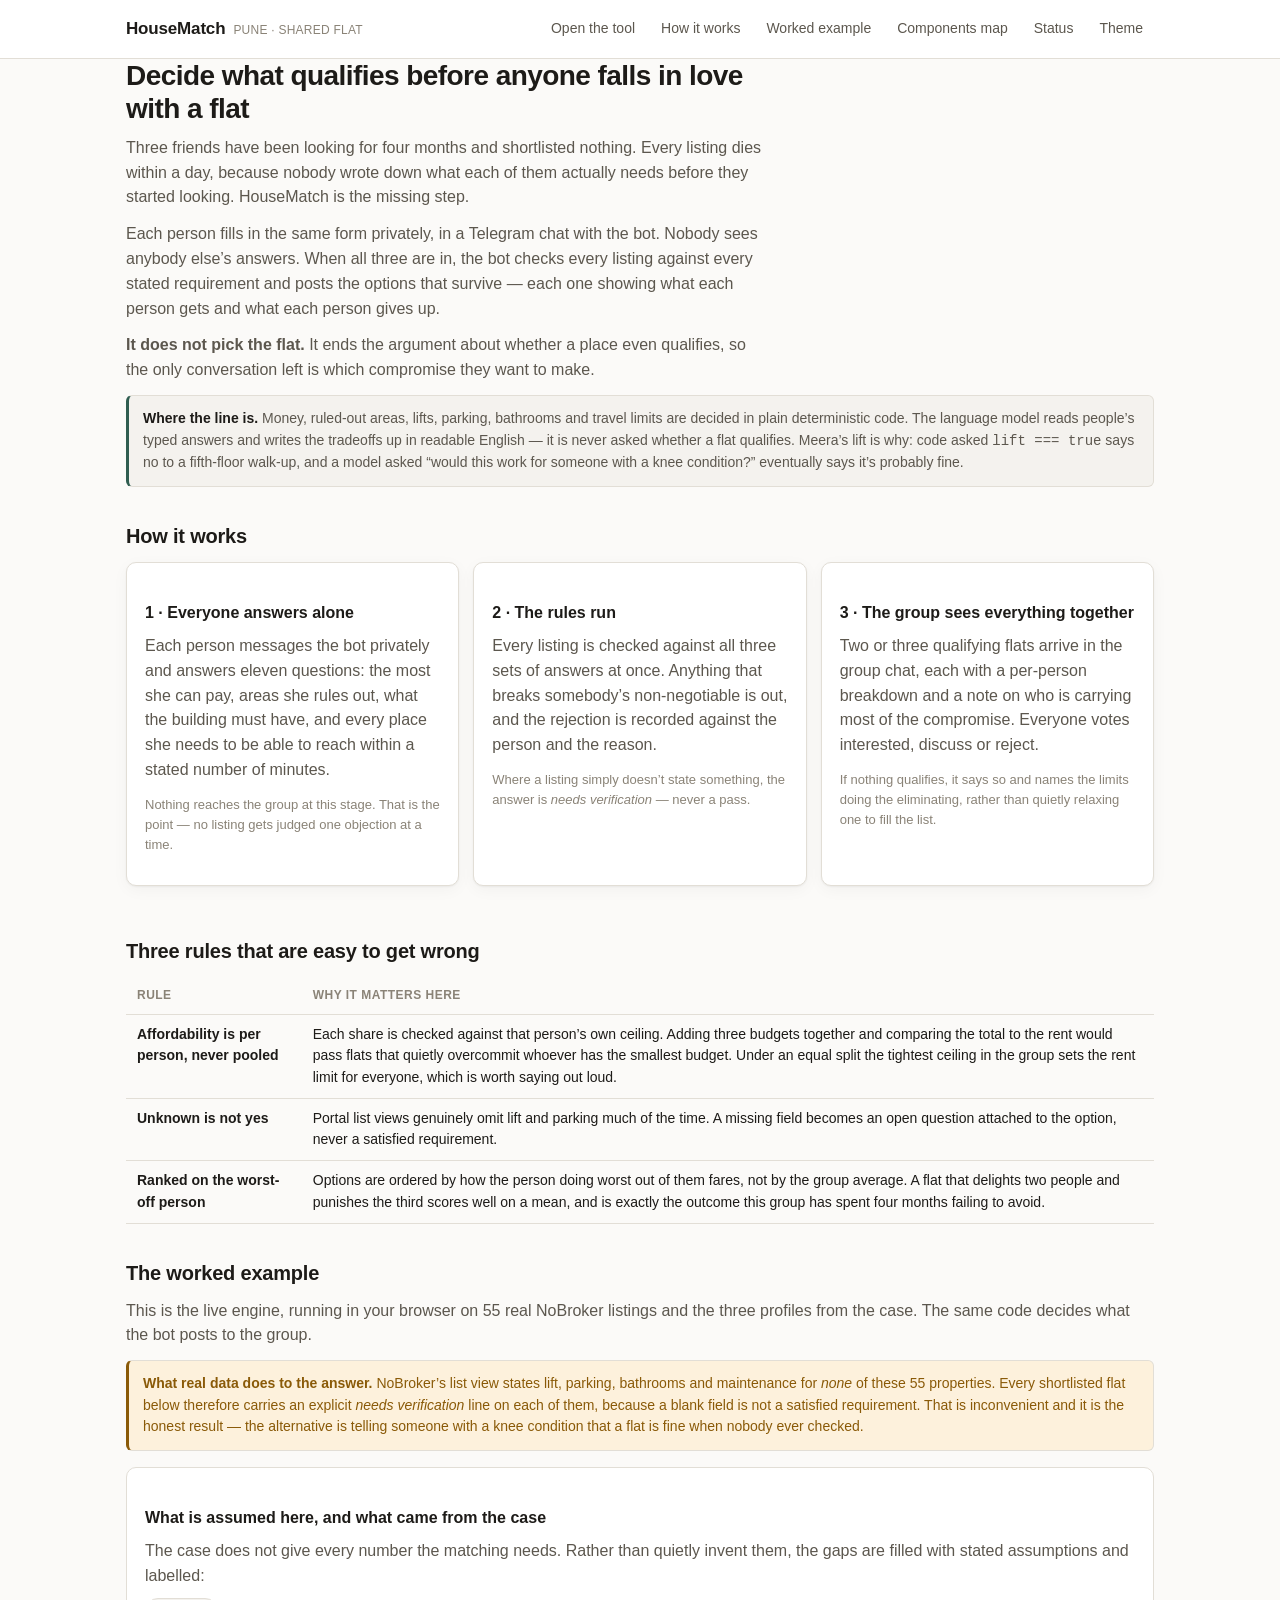
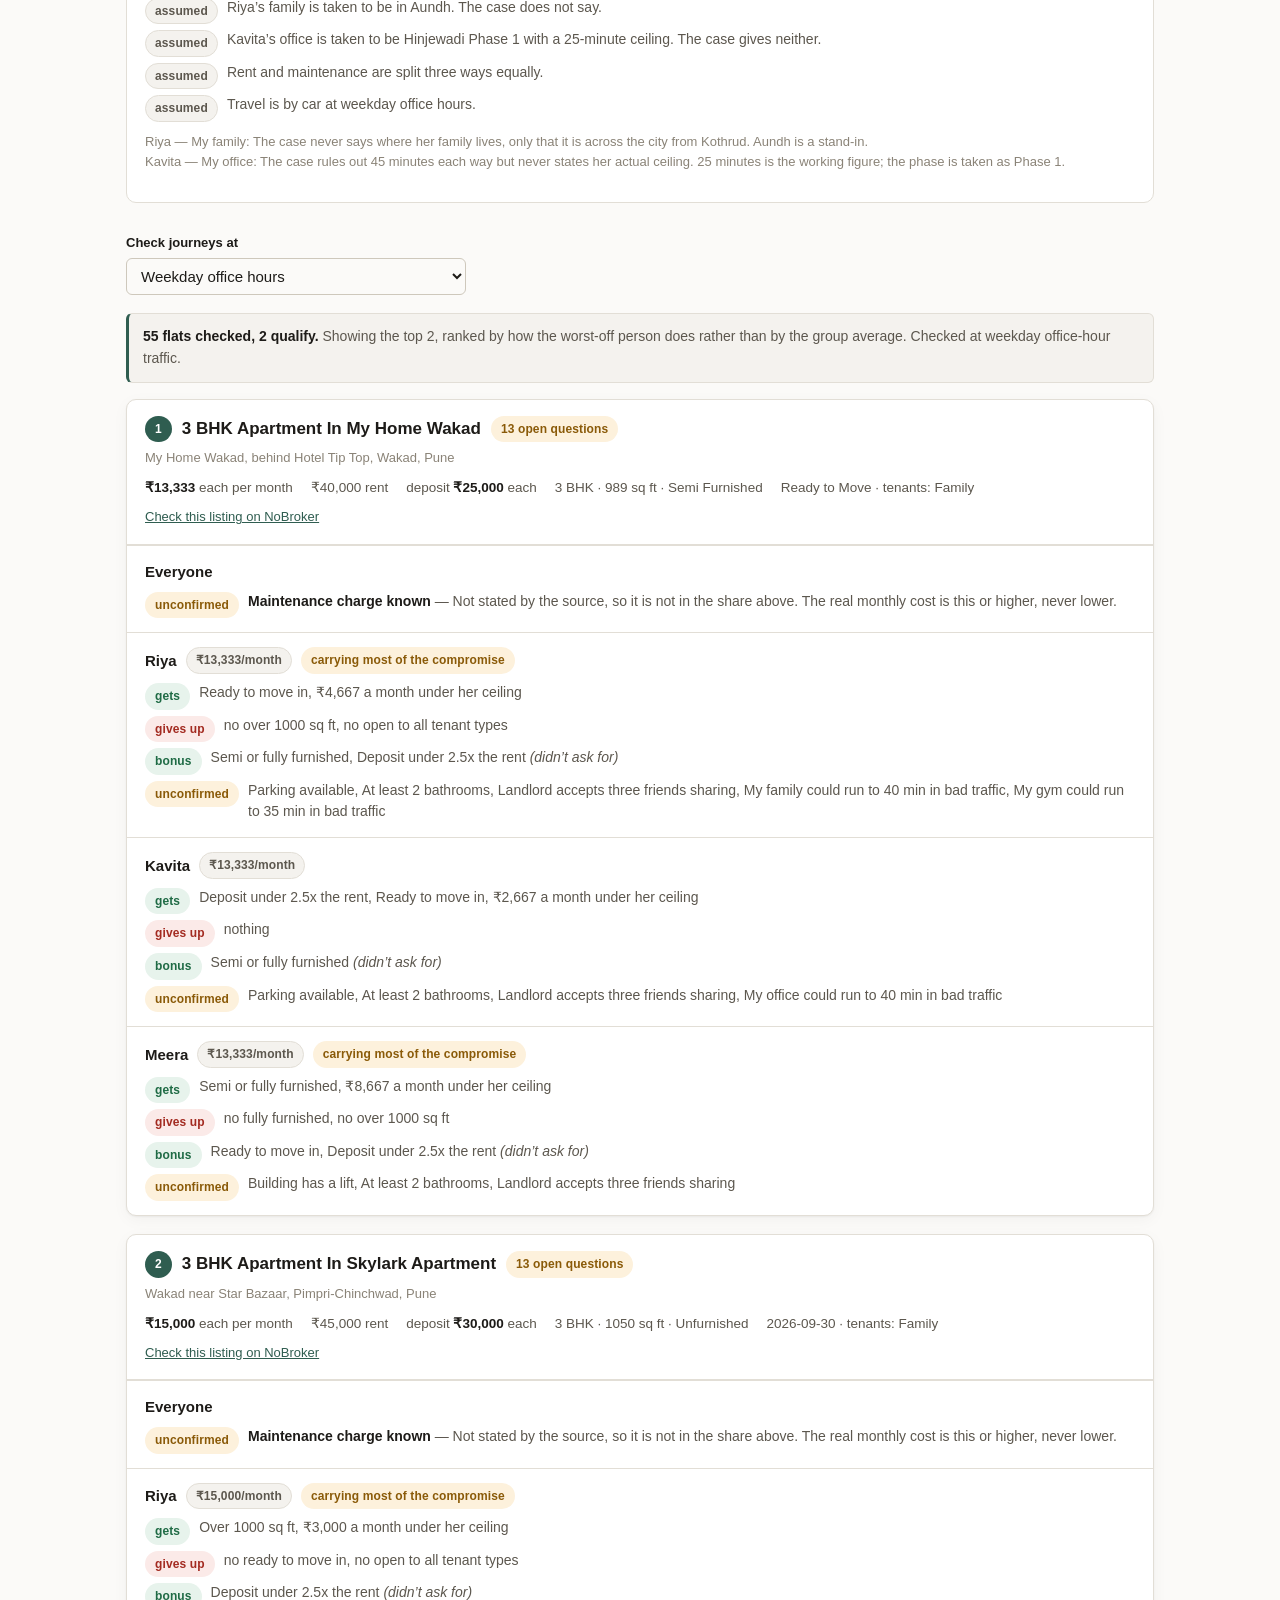
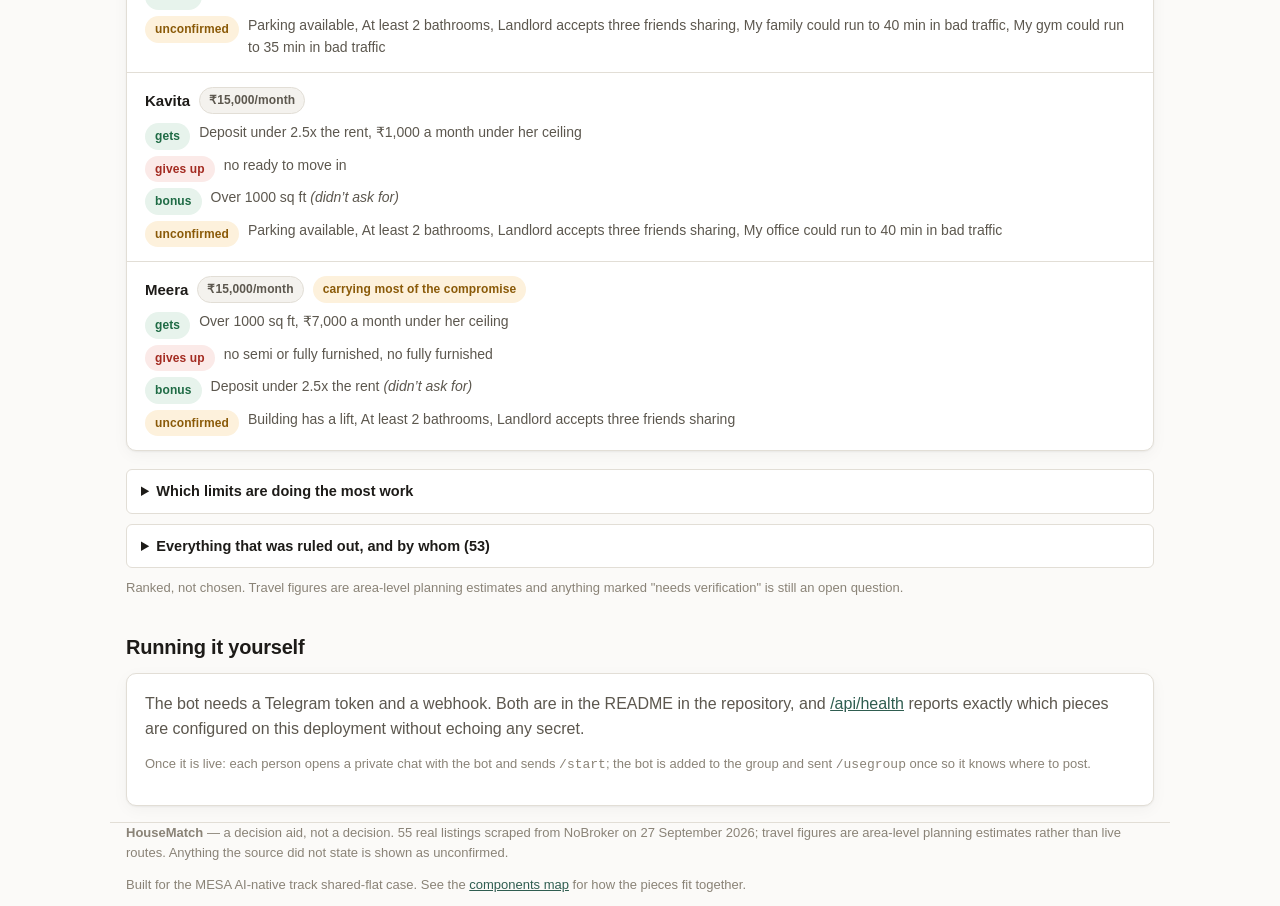
<file: public/index.html>
<!DOCTYPE html>
<html lang="en">
<head>
<meta charset="utf-8">
<meta name="viewport" content="width=device-width, initial-scale=1">
<title>HouseMatch</title>
<meta name="description" content="Three people state their constraints separately in Telegram, then see which flats qualify and exactly who is compromising on what.">
<link rel="icon" href="data:image/svg+xml,<svg xmlns='http://www.w3.org/2000/svg' viewBox='0 0 100 100'><text y='.9em' font-size='90'>&#127968;</text></svg>">
<link rel="stylesheet" href="assets/styles.css">
</head>
<body>

<header class="topbar">
  <div class="topbar-in">
    <div class="brand">HouseMatch <small>PUNE &middot; SHARED FLAT</small></div>
    <nav>
      <a href="/app">Open the tool</a>
      <a href="#how">How it works</a>
      <a href="#example">Worked example</a>
      <a href="/components-map">Components map</a>
      <a href="/api/health">Status</a>
      <button id="theme-toggle" title="Switch light and dark">Theme</button>
    </nav>
  </div>
</header>

<main class="wrap">

  <div class="lede">
    <h1>Decide what qualifies before anyone falls in love with a flat</h1>
    <p>Three friends have been looking for four months and shortlisted nothing. Every listing
    dies within a day, because nobody wrote down what each of them actually needs before they
    started looking. HouseMatch is the missing step.</p>
    <p>Each person fills in the same form privately, in a Telegram chat with the bot. Nobody sees
    anybody else&rsquo;s answers. When all three are in, the bot checks every listing against
    every stated requirement and posts the options that survive &mdash; each one showing what
    each person gets and what each person gives up.</p>
    <p><strong>It does not pick the flat.</strong> It ends the argument about whether a place even
    qualifies, so the only conversation left is which compromise they want to make.</p>
  </div>

  <div class="notice">
    <strong>Where the line is.</strong> Money, ruled-out areas, lifts, parking, bathrooms and
    travel limits are decided in plain deterministic code. The language model reads people&rsquo;s
    typed answers and writes the tradeoffs up in readable English &mdash; it is never asked whether
    a flat qualifies. Meera&rsquo;s lift is why: code asked <code>lift === true</code> says no to a
    fifth-floor walk-up, and a model asked &ldquo;would this work for someone with a knee
    condition?&rdquo; eventually says it&rsquo;s probably fine.
  </div>

  <h2 id="how">How it works</h2>
  <div class="grid g3">
    <div class="card">
      <h3>1 &middot; Everyone answers alone</h3>
      <p>Each person messages the bot privately and answers eleven questions: the most she can pay,
      areas she rules out, what the building must have, and every place she needs to be able to
      reach within a stated number of minutes.</p>
      <p class="muted">Nothing reaches the group at this stage. That is the point &mdash; no listing
      gets judged one objection at a time.</p>
    </div>
    <div class="card">
      <h3>2 &middot; The rules run</h3>
      <p>Every listing is checked against all three sets of answers at once. Anything that breaks
      somebody&rsquo;s non-negotiable is out, and the rejection is recorded against the person and
      the reason.</p>
      <p class="muted">Where a listing simply doesn&rsquo;t state something, the answer is
      <em>needs verification</em> &mdash; never a pass.</p>
    </div>
    <div class="card">
      <h3>3 &middot; The group sees everything together</h3>
      <p>Two or three qualifying flats arrive in the group chat, each with a per-person breakdown
      and a note on who is carrying most of the compromise. Everyone votes interested, discuss or
      reject.</p>
      <p class="muted">If nothing qualifies, it says so and names the limits doing the
      eliminating, rather than quietly relaxing one to fill the list.</p>
    </div>
  </div>

  <h2>Three rules that are easy to get wrong</h2>
  <div class="tbl-scroll">
    <table>
      <thead><tr><th>Rule</th><th>Why it matters here</th></tr></thead>
      <tbody>
        <tr>
          <td><b>Affordability is per person, never pooled</b></td>
          <td>Each share is checked against that person&rsquo;s own ceiling. Adding three budgets
          together and comparing the total to the rent would pass flats that quietly overcommit
          whoever has the smallest budget. Under an equal split the tightest ceiling in the group
          sets the rent limit for everyone, which is worth saying out loud.</td>
        </tr>
        <tr>
          <td><b>Unknown is not yes</b></td>
          <td>Portal list views genuinely omit lift and parking much of the time. A missing field
          becomes an open question attached to the option, never a satisfied requirement.</td>
        </tr>
        <tr>
          <td><b>Ranked on the worst-off person</b></td>
          <td>Options are ordered by how the person doing worst out of them fares, not by the
          group average. A flat that delights two people and punishes the third scores well on a
          mean, and is exactly the outcome this group has spent four months failing to avoid.</td>
        </tr>
      </tbody>
    </table>
  </div>

  <h2 id="example">The worked example</h2>
  <p>This is the live engine, running in your browser on 55 real NoBroker listings and the three
  profiles from the case. The same code decides what the bot posts to the group.</p>

  <div class="notice warn">
    <strong>What real data does to the answer.</strong> NoBroker&rsquo;s list view states lift,
    parking, bathrooms and maintenance for <em>none</em> of these 55 properties. Every shortlisted
    flat below therefore carries an explicit <em>needs verification</em> line on each of them,
    because a blank field is not a satisfied requirement. That is inconvenient and it is the
    honest result &mdash; the alternative is telling someone with a knee condition that a flat is
    fine when nobody ever checked.
  </div>

  <div class="card flat" id="assumptions"></div>

  <div class="row" style="max-width:340px;margin-bottom:18px">
    <div>
      <label for="traffic">Check journeys at</label>
      <select id="traffic">
        <option value="peak" selected>Weekday office hours</option>
        <option value="offPeak">Lighter traffic</option>
      </select>
    </div>
  </div>

  <div id="results-out"></div>

  <h2>Running it yourself</h2>
  <div class="card">
    <p>The bot needs a Telegram token and a webhook. Both are in the README in the repository,
    and <a href="/api/health">/api/health</a> reports exactly which pieces are configured on this
    deployment without echoing any secret.</p>
    <p class="muted">Once it is live: each person opens a private chat with the bot and sends
    <code>/start</code>; the bot is added to the group and sent <code>/usegroup</code> once so it
    knows where to post.</p>
  </div>

</main>

<footer class="wrap">
  <p><strong>HouseMatch</strong> &mdash; a decision aid, not a decision. 55 real listings scraped from NoBroker on 27 September 2026;
  travel figures are area-level planning estimates rather than live routes. Anything the source did not state is shown as unconfirmed.</p>
  <p>Built for the MESA AI-native track shared-flat case. See the
  <a href="/components-map">components map</a> for how the pieces fit together.</p>
</footer>

<script src="data/listings.js"></script>
<script src="data/travel.js"></script>
<script src="data/demo-profiles.js"></script>
<script src="assets/match.js"></script>
<script src="assets/app.js"></script>
</body>
</html>
</file>
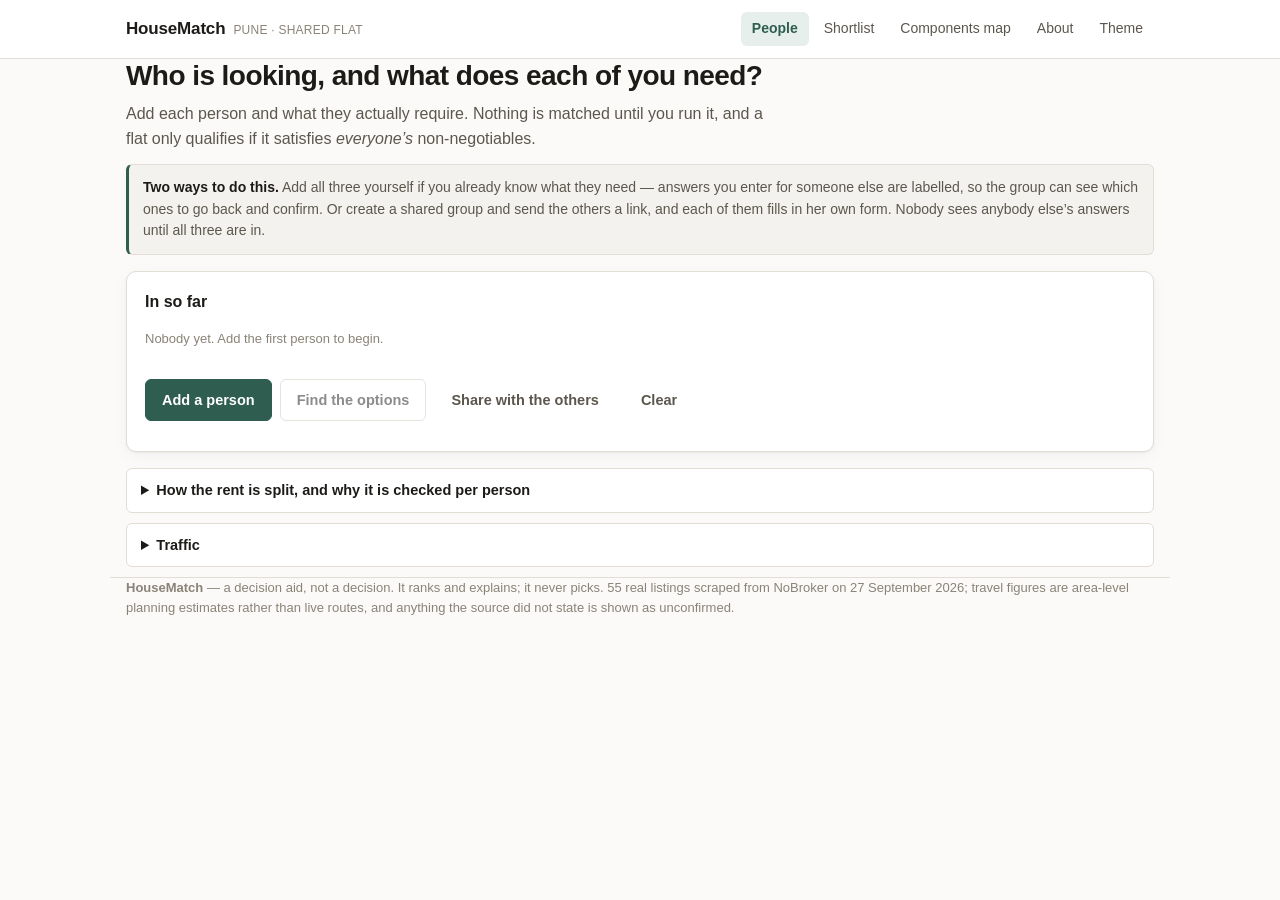
<file: public/app.html>
<!DOCTYPE html>
<html lang="en">
<head>
<meta charset="utf-8">
<meta name="viewport" content="width=device-width, initial-scale=1">
<title>HouseMatch</title>
<meta name="description" content="Everyone states what they need, then the flats that qualify are shown with exactly who is compromising on what.">
<link rel="icon" href="data:image/svg+xml,<svg xmlns='http://www.w3.org/2000/svg' viewBox='0 0 100 100'><text y='.9em' font-size='90'>&#127968;</text></svg>">
<link rel="stylesheet" href="assets/styles.css">
</head>
<body>

<header class="topbar">
  <div class="topbar-in">
    <div class="brand">HouseMatch <small>PUNE &middot; SHARED FLAT</small></div>
    <nav>
      <a href="#" data-go="people" class="on">People</a>
      <a href="#" data-go="results">Shortlist</a>
      <a href="/components-map">Components map</a>
      <a href="/">About</a>
      <button id="theme-toggle" title="Switch light and dark">Theme</button>
    </nav>
  </div>
</header>

<main class="wrap">

  <!-- ================================ PEOPLE ============================== -->
  <section class="step on" id="step-people">
    <div class="lede">
      <h1>Who is looking, and what does each of you need?</h1>
      <p>Add each person and what they actually require. Nothing is matched until you run it,
      and a flat only qualifies if it satisfies <em>everyone&rsquo;s</em> non-negotiables.</p>
    </div>

    <div class="notice">
      <strong>Two ways to do this.</strong> Add all three yourself if you already know what they
      need &mdash; answers you enter for someone else are labelled, so the group can see which
      ones to go back and confirm. Or create a shared group and send the others a link, and each
      of them fills in her own form. Nobody sees anybody else&rsquo;s answers until all three are in.
    </div>

    <div class="card">
      <div class="card-h"><h3>In so far</h3></div>
      <div class="people" id="people-strip"></div>
      <div class="btnrow">
        <button class="btn primary" id="add-person">Add a person</button>
        <button class="btn" id="run-match" disabled>Find the options</button>
        <button class="btn ghost" id="share-group">Share with the others</button>
        <button class="btn ghost" id="clear-all">Clear</button>
      </div>
      <p class="muted" id="people-hint" style="margin-top:10px"></p>
    </div>

    <div class="card" id="share-box" style="display:none">
      <h3>Shared group</h3>
      <p class="tight muted" id="share-msg"></p>
      <label for="share-link">Send this to the others</label>
      <input type="text" id="share-link" readonly class="mono">
      <div class="btnrow">
        <button class="btn sm" id="copy-link">Copy link</button>
        <button class="btn sm ghost" id="refresh-group">Check who has answered</button>
      </div>
    </div>

    <details>
      <summary>How the rent is split, and why it is checked per person</summary>
      <p>Rent is divided equally, then each share is checked against <em>that person&rsquo;s own</em>
      ceiling. A flat is affordable only when it is affordable for everyone independently.</p>
      <p class="tight">Adding the budgets together and comparing the total to the rent would pass
      flats that quietly overcommit whoever has the smallest budget. Under an equal split, the
      tightest ceiling in the group sets the rent limit for all three &mdash; worth knowing out
      loud rather than discovering in month two.</p>
    </details>

    <details>
      <summary>Traffic</summary>
      <p>Journeys are checked at weekday office hours by default, because that is when the
      commute that matters actually happens.</p>
      <div class="row" style="max-width:300px">
        <div>
          <label for="traffic">Check journeys at</label>
          <select id="traffic">
            <option value="peak" selected>Weekday office hours</option>
            <option value="offPeak">Lighter traffic</option>
          </select>
        </div>
      </div>
    </details>
  </section>

  <!-- ================================= FORM =============================== -->
  <section class="step" id="step-form">
    <div class="lede">
      <h1 id="form-title">Their requirements</h1>
      <p id="form-sub">Answer for what they actually need, not what you think they should want.</p>
    </div>

    <form id="person-form" autocomplete="off">
      <div class="card">
        <h3>Who</h3>
        <div class="row">
          <div>
            <label for="f-name">Name</label>
            <input type="text" id="f-name" required placeholder="e.g. Riya" maxlength="40">
          </div>
          <div>
            <label for="f-role">Part in this</label>
            <select id="f-role">
              <option value="participant">Participant</option>
              <option value="coordinator">Coordinator &mdash; organising the search</option>
            </select>
          </div>
        </div>
        <p class="muted" style="margin-top:8px">Coordinating carries no weight in the matching.
        Nobody can override anybody else&rsquo;s dealbreakers.</p>
      </div>

      <div class="card">
        <h3>Money</h3>
        <div class="row">
          <div>
            <label for="f-share">Most they can pay per month
              <span class="hint">Their share of the rent, in rupees.</span>
            </label>
            <input type="number" id="f-share" min="1000" step="500" required placeholder="18000">
          </div>
          <div>
            <label for="f-deposit">Most they can put into the deposit
              <span class="hint">Their share. Leave blank if there is no firm ceiling.</span>
            </label>
            <input type="number" id="f-deposit" min="0" step="5000" placeholder="110000">
          </div>
        </div>
        <div class="checks" style="margin-top:12px">
          <label><input type="checkbox" id="f-flexible">
            <span>Budget is the thing they&rsquo;d move on
              <span class="hint" style="display:block">Still give a number. A budget with no
              figure cannot be checked against anything.</span>
            </span></label>
        </div>
      </div>

      <div class="card">
        <h3>The building</h3>
        <p class="tight muted">Only tick what genuinely has to be true. Anything here can
        eliminate a flat on its own.</p>
        <div class="checks two">
          <label><input type="checkbox" id="mh-lift"><span>Must have a lift</span></label>
          <label><input type="checkbox" id="mh-parking"><span>Must have parking</span></label>
          <label><input type="checkbox" id="mh-pets"><span>Must allow pets</span></label>
        </div>
        <div class="row" style="margin-top:4px">
          <div>
            <label for="f-baths">Fewest bathrooms acceptable</label>
            <select id="f-baths">
              <option value="0">No requirement</option>
              <option value="2" selected>At least 2</option>
              <option value="3">At least 3</option>
            </select>
          </div>
        </div>
      </div>

      <div class="card">
        <h3>Places they must be able to reach</h3>
        <p class="tight muted">The one that usually goes unsaid until somebody has already fallen
        for a flat. Give the destination and the longest journey they would actually accept.</p>
        <div id="dest-rows"></div>
        <div class="btnrow" style="margin-top:10px">
          <button type="button" class="btn sm" id="add-dest">Add a place</button>
        </div>
      </div>

      <div class="card">
        <h3>Areas they will not consider</h3>
        <p class="tight muted">Leave everything unticked if they are open to all of them.</p>
        <div class="checks two" id="area-checks"></div>
      </div>

      <div class="card">
        <h3>Things they&rsquo;d like but could live without</h3>
        <p class="tight muted">Every item is checked against a real field on the listing, which is
        why the list is fixed rather than free text. These never eliminate a flat &mdash; they show
        up as what is being given up.</p>
        <div class="checks two" id="pref-checks"></div>
        <label for="f-notes" style="margin-top:16px">Anything else the others should know
          <span class="hint">Optional, and not scored.</span></label>
        <textarea id="f-notes" maxlength="300"></textarea>
      </div>

      <div class="btnrow">
        <button type="submit" class="btn primary">Save</button>
        <button type="button" class="btn ghost" data-go="people">Cancel</button>
      </div>
    </form>
  </section>

  <!-- ================================ RESULTS ============================= -->
  <section class="step" id="step-results">
    <div class="btnrow" style="margin-top:0">
      <button class="btn ghost" data-go="people">&larr; Back to the people</button>
    </div>
    <div id="results-out"></div>
  </section>

</main>

<footer class="wrap">
  <p><strong>HouseMatch</strong> &mdash; a decision aid, not a decision. It ranks and explains; it
  never picks. 55 real listings scraped from NoBroker on 27 September 2026; travel figures are
  area-level planning estimates rather than live routes, and anything the source did not state is
  shown as unconfirmed.</p>
</footer>

<script src="data/listings.js"></script>
<script src="data/travel.js"></script>
<script src="data/demo-profiles.js"></script>
<script src="assets/match.js"></script>
<script src="assets/studio.js"></script>
</body>
</html>
</file>
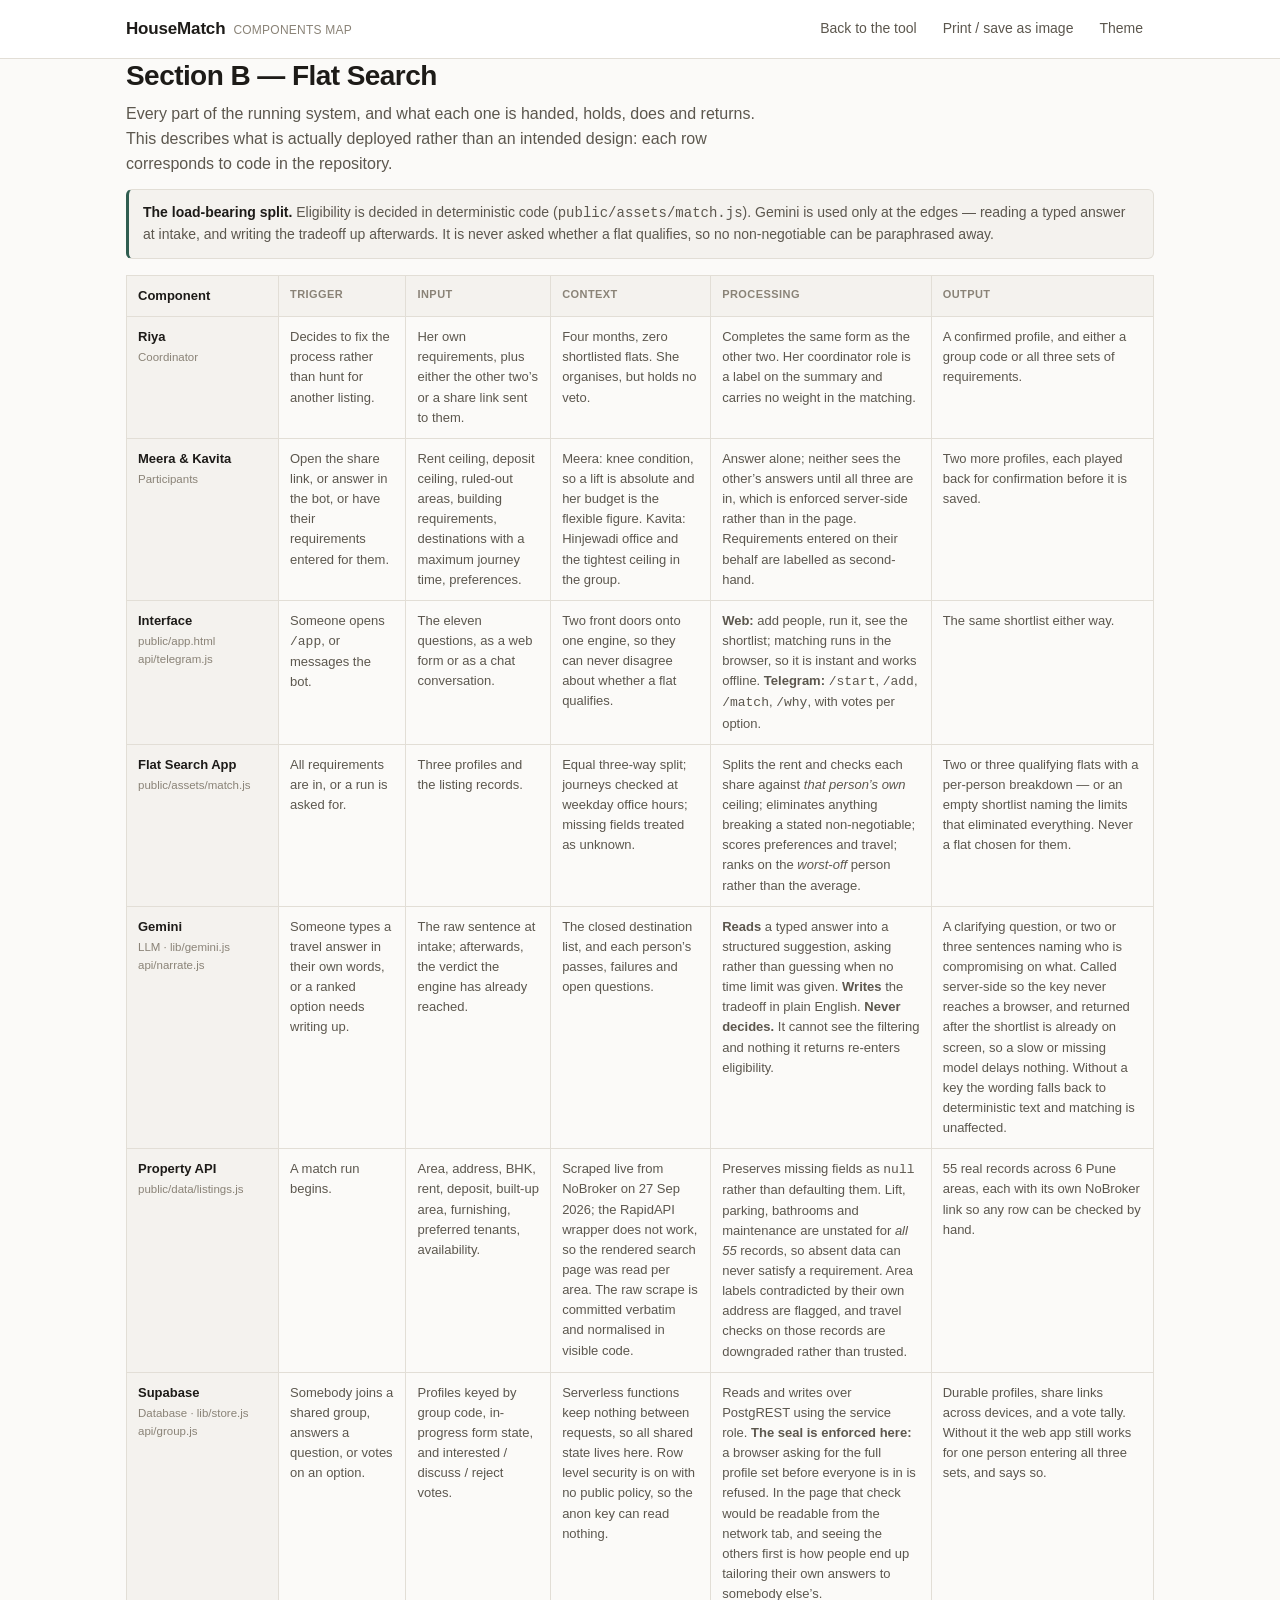
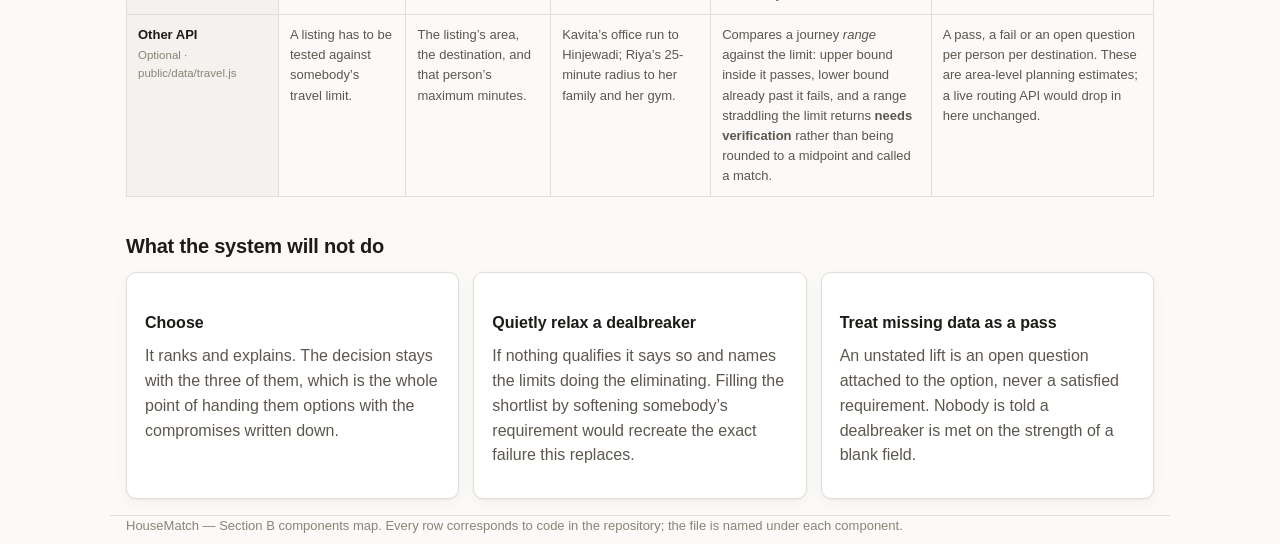
<file: public/components-map.html>
<!DOCTYPE html>
<html lang="en">
<head>
<meta charset="utf-8">
<meta name="viewport" content="width=device-width, initial-scale=1">
<title>Components Map</title>
<meta name="description" content="Section B components map for the HouseMatch shared-flat search: trigger, input, context, processing and output for every part of the system.">
<link rel="icon" href="data:image/svg+xml,<svg xmlns='http://www.w3.org/2000/svg' viewBox='0 0 100 100'><text y='.9em' font-size='90'>&#128506;</text></svg>">
<link rel="stylesheet" href="assets/styles.css">
<style>
  .map-table { font-size: 13px; }
  .map-table th, .map-table td { padding: 10px 11px; border: 1px solid var(--border); vertical-align: top; }
  .map-table thead th { background: var(--surface-2); font-size: 11px; }
  .map-table th.rowhead {
    background: var(--surface-2); width: 152px; font-size: 13px;
    text-transform: none; letter-spacing: 0; color: var(--text); white-space: normal;
  }
  .map-table th.rowhead small { display: block; font-weight: 400; color: var(--text-3); font-size: 11.5px; margin-top: 2px; }
  .map-table td { color: var(--text-2); }
  .map-table tbody tr:hover { background: transparent; }
  @media print { @page { size: A3 landscape; margin: 10mm; } }
</style>
</head>
<body>

<header class="topbar">
  <div class="topbar-in">
    <div class="brand">HouseMatch <small>COMPONENTS MAP</small></div>
    <nav>
      <a href="/">Back to the tool</a>
      <button onclick="window.print()">Print / save as image</button>
      <button id="theme-toggle" title="Switch light and dark">Theme</button>
    </nav>
  </div>
</header>

<main class="wrap">
  <div class="lede">
    <h1>Section B &mdash; Flat Search</h1>
    <p>Every part of the running system, and what each one is handed, holds, does and returns.
    This describes what is actually deployed rather than an intended design: each row corresponds
    to code in the repository.</p>
  </div>

  <div class="notice">
    <strong>The load-bearing split.</strong> Eligibility is decided in deterministic code
    (<code>public/assets/match.js</code>). Gemini is used only at the edges &mdash; reading a typed
    answer at intake, and writing the tradeoff up afterwards. It is never asked whether a flat
    qualifies, so no non-negotiable can be paraphrased away.
  </div>

  <div class="tbl-scroll">
    <table class="map-table">
      <thead>
        <tr>
          <th class="rowhead">Component</th>
          <th>Trigger</th>
          <th>Input</th>
          <th>Context</th>
          <th>Processing</th>
          <th>Output</th>
        </tr>
      </thead>
      <tbody>

        <tr>
          <th class="rowhead">Riya<small>Coordinator</small></th>
          <td>Decides to fix the process rather than hunt for another listing.</td>
          <td>Her own requirements, plus either the other two&rsquo;s or a share link sent to them.</td>
          <td>Four months, zero shortlisted flats. She organises, but holds no veto.</td>
          <td>Completes the same form as the other two. Her coordinator role is a label on the summary and carries no weight in the matching.</td>
          <td>A confirmed profile, and either a group code or all three sets of requirements.</td>
        </tr>

        <tr>
          <th class="rowhead">Meera &amp; Kavita<small>Participants</small></th>
          <td>Open the share link, or answer in the bot, or have their requirements entered for them.</td>
          <td>Rent ceiling, deposit ceiling, ruled-out areas, building requirements, destinations with a maximum journey time, preferences.</td>
          <td>Meera: knee condition, so a lift is absolute and her budget is the flexible figure. Kavita: Hinjewadi office and the tightest ceiling in the group.</td>
          <td>Answer alone; neither sees the other&rsquo;s answers until all three are in, which is enforced server-side rather than in the page. Requirements entered on their behalf are labelled as second-hand.</td>
          <td>Two more profiles, each played back for confirmation before it is saved.</td>
        </tr>

        <tr>
          <th class="rowhead">Interface<small>public/app.html<br>api/telegram.js</small></th>
          <td>Someone opens <code>/app</code>, or messages the bot.</td>
          <td>The eleven questions, as a web form or as a chat conversation.</td>
          <td>Two front doors onto one engine, so they can never disagree about whether a flat qualifies.</td>
          <td><b>Web:</b> add people, run it, see the shortlist; matching runs in the browser, so it is instant and works offline. <b>Telegram:</b> <code>/start</code>, <code>/add</code>, <code>/match</code>, <code>/why</code>, with votes per option.</td>
          <td>The same shortlist either way.</td>
        </tr>

        <tr>
          <th class="rowhead">Flat Search App<small>public/assets/match.js</small></th>
          <td>All requirements are in, or a run is asked for.</td>
          <td>Three profiles and the listing records.</td>
          <td>Equal three-way split; journeys checked at weekday office hours; missing fields treated as unknown.</td>
          <td>Splits the rent and checks each share against <em>that person&rsquo;s own</em> ceiling; eliminates anything breaking a stated non-negotiable; scores preferences and travel; ranks on the <em>worst-off</em> person rather than the average.</td>
          <td>Two or three qualifying flats with a per-person breakdown &mdash; or an empty shortlist naming the limits that eliminated everything. Never a flat chosen for them.</td>
        </tr>

        <tr>
          <th class="rowhead">Gemini<small>LLM &middot; lib/gemini.js<br>api/narrate.js</small></th>
          <td>Someone types a travel answer in their own words, or a ranked option needs writing up.</td>
          <td>The raw sentence at intake; afterwards, the verdict the engine has already reached.</td>
          <td>The closed destination list, and each person&rsquo;s passes, failures and open questions.</td>
          <td><b>Reads</b> a typed answer into a structured suggestion, asking rather than guessing when no time limit was given. <b>Writes</b> the tradeoff in plain English. <b>Never decides.</b> It cannot see the filtering and nothing it returns re-enters eligibility.</td>
          <td>A clarifying question, or two or three sentences naming who is compromising on what. Called server-side so the key never reaches a browser, and returned after the shortlist is already on screen, so a slow or missing model delays nothing. Without a key the wording falls back to deterministic text and matching is unaffected.</td>
        </tr>

        <tr>
          <th class="rowhead">Property API<small>public/data/listings.js</small></th>
          <td>A match run begins.</td>
          <td>Area, address, BHK, rent, deposit, built-up area, furnishing, preferred tenants, availability.</td>
          <td>Scraped live from NoBroker on 27 Sep 2026; the RapidAPI wrapper does not work, so the rendered search page was read per area. The raw scrape is committed verbatim and normalised in visible code.</td>
          <td>Preserves missing fields as <code>null</code> rather than defaulting them. Lift, parking, bathrooms and maintenance are unstated for <em>all 55</em> records, so absent data can never satisfy a requirement. Area labels contradicted by their own address are flagged, and travel checks on those records are downgraded rather than trusted.</td>
          <td>55 real records across 6 Pune areas, each with its own NoBroker link so any row can be checked by hand.</td>
        </tr>

        <tr>
          <th class="rowhead">Supabase<small>Database &middot; lib/store.js<br>api/group.js</small></th>
          <td>Somebody joins a shared group, answers a question, or votes on an option.</td>
          <td>Profiles keyed by group code, in-progress form state, and interested / discuss / reject votes.</td>
          <td>Serverless functions keep nothing between requests, so all shared state lives here. Row level security is on with no public policy, so the anon key can read nothing.</td>
          <td>Reads and writes over PostgREST using the service role. <b>The seal is enforced here:</b> a browser asking for the full profile set before everyone is in is refused. In the page that check would be readable from the network tab, and seeing the others first is how people end up tailoring their own answers to somebody else&rsquo;s.</td>
          <td>Durable profiles, share links across devices, and a vote tally. Without it the web app still works for one person entering all three sets, and says so.</td>
        </tr>

        <tr>
          <th class="rowhead">Other API<small>Optional &middot; public/data/travel.js</small></th>
          <td>A listing has to be tested against somebody&rsquo;s travel limit.</td>
          <td>The listing&rsquo;s area, the destination, and that person&rsquo;s maximum minutes.</td>
          <td>Kavita&rsquo;s office run to Hinjewadi; Riya&rsquo;s 25-minute radius to her family and her gym.</td>
          <td>Compares a journey <em>range</em> against the limit: upper bound inside it passes, lower bound already past it fails, and a range straddling the limit returns <b>needs verification</b> rather than being rounded to a midpoint and called a match.</td>
          <td>A pass, a fail or an open question per person per destination. These are area-level planning estimates; a live routing API would drop in here unchanged.</td>
        </tr>

      </tbody>
    </table>
  </div>

  <h2>What the system will not do</h2>
  <div class="grid g3">
    <div class="card">
      <h3>Choose</h3>
      <p>It ranks and explains. The decision stays with the three of them, which is the whole
      point of handing them options with the compromises written down.</p>
    </div>
    <div class="card">
      <h3>Quietly relax a dealbreaker</h3>
      <p>If nothing qualifies it says so and names the limits doing the eliminating. Filling the
      shortlist by softening somebody&rsquo;s requirement would recreate the exact failure this
      replaces.</p>
    </div>
    <div class="card">
      <h3>Treat missing data as a pass</h3>
      <p>An unstated lift is an open question attached to the option, never a satisfied
      requirement. Nobody is told a dealbreaker is met on the strength of a blank field.</p>
    </div>
  </div>
</main>

<footer class="wrap">
  <p>HouseMatch &mdash; Section B components map. Every row corresponds to code in the
  repository; the file is named under each component.</p>
</footer>

<script>
(function () {
  var t = document.getElementById('theme-toggle');
  try {
    var saved = localStorage.getItem('hm-theme');
    if (saved) { document.documentElement.setAttribute('data-theme', saved); }
  } catch (e) {}
  if (t) {
    t.addEventListener('click', function () {
      var cur = document.documentElement.getAttribute('data-theme');
      var isDark = cur === 'dark' ||
        (!cur && window.matchMedia('(prefers-color-scheme: dark)').matches);
      var next = isDark ? 'light' : 'dark';
      document.documentElement.setAttribute('data-theme', next);
      try { localStorage.setItem('hm-theme', next); } catch (e) {}
    });
  }
})();
</script>
</body>
</html>
</file>
<file: public/assets/styles.css>
/* ---------------------------------------------------------------------------
 * HouseMatch — stylesheet
 * No framework, no build step. Loads straight from disk or from Vercel.
 * ------------------------------------------------------------------------- */

:root {
  --bg: #fbfaf8;
  --surface: #ffffff;
  --surface-2: #f4f2ee;
  --border: #e2ded6;
  --border-strong: #cec8bc;
  --text: #1d1b18;
  --text-2: #5c574e;
  --text-3: #8a8377;
  --accent: #2f5d50;
  --accent-soft: #e6efeb;
  --pass: #1f6b45;
  --pass-bg: #e7f3ec;
  --fail: #a32b21;
  --fail-bg: #fbeae8;
  --warn: #8a5a08;
  --warn-bg: #fdf1dc;
  --radius: 10px;
  --radius-sm: 6px;
  --shadow: 0 1px 2px rgba(29, 27, 24, .05), 0 4px 16px rgba(29, 27, 24, .04);
  --mono: ui-monospace, SFMono-Regular, "SF Mono", Menlo, Consolas, monospace;
  --sans: -apple-system, BlinkMacSystemFont, "Segoe UI", Inter, Roboto, Helvetica, Arial, sans-serif;
}

@media (prefers-color-scheme: dark) {
  :root:not([data-theme="light"]) {
    --bg: #16161a;
    --surface: #1e1e23;
    --surface-2: #26262c;
    --border: #33333b;
    --border-strong: #474751;
    --text: #f0eeea;
    --text-2: #b0aaa1;
    --text-3: #857f76;
    --accent: #7fc0aa;
    --accent-soft: #23342e;
    --pass: #6dc294;
    --pass-bg: #1b2f24;
    --fail: #e98a80;
    --fail-bg: #331d1b;
    --warn: #e0b263;
    --warn-bg: #332715;
    --shadow: 0 1px 2px rgba(0, 0, 0, .3), 0 4px 16px rgba(0, 0, 0, .2);
  }
}

:root[data-theme="dark"] {
  --bg: #16161a;
  --surface: #1e1e23;
  --surface-2: #26262c;
  --border: #33333b;
  --border-strong: #474751;
  --text: #f0eeea;
  --text-2: #b0aaa1;
  --text-3: #857f76;
  --accent: #7fc0aa;
  --accent-soft: #23342e;
  --pass: #6dc294;
  --pass-bg: #1b2f24;
  --fail: #e98a80;
  --fail-bg: #331d1b;
  --warn: #e0b263;
  --warn-bg: #332715;
  --shadow: 0 1px 2px rgba(0, 0, 0, .3), 0 4px 16px rgba(0, 0, 0, .2);
}

* { box-sizing: border-box; }

html { -webkit-text-size-adjust: 100%; }

body {
  margin: 0;
  background: var(--bg);
  color: var(--text);
  font-family: var(--sans);
  font-size: 16px;
  line-height: 1.55;
  -webkit-font-smoothing: antialiased;
}

.wrap { max-width: 1060px; margin: 0 auto; padding: 0 16px; }

/* ------------------------------- header ------------------------------- */
.topbar {
  border-bottom: 1px solid var(--border);
  background: var(--surface);
  position: sticky; top: 0; z-index: 40;
}
.topbar-in {
  max-width: 1060px; margin: 0 auto; padding: 12px 16px;
  display: flex; align-items: center; gap: 14px; flex-wrap: wrap;
}
.brand { font-weight: 650; letter-spacing: -.01em; font-size: 17px; display: flex; align-items: baseline; gap: 8px; }
.brand small { font-weight: 400; color: var(--text-3); font-size: 12px; letter-spacing: .02em; }
.topbar nav { margin-left: auto; display: flex; gap: 4px; flex-wrap: wrap; }
.topbar nav a, .topbar nav button {
  font: inherit; font-size: 14px; color: var(--text-2);
  background: none; border: 1px solid transparent; border-radius: var(--radius-sm);
  padding: 5px 10px; cursor: pointer; text-decoration: none;
}
.topbar nav a:hover, .topbar nav button:hover { background: var(--surface-2); color: var(--text); }
.topbar nav a.on { background: var(--accent-soft); color: var(--accent); font-weight: 550; }

/* ------------------------------- layout ------------------------------- */
main { padding: 28px 0 80px; }
.lede { max-width: 72ch; }
h1 { font-size: 28px; line-height: 1.2; letter-spacing: -.02em; margin: 0 0 10px; font-weight: 650; }
h2 { font-size: 20px; letter-spacing: -.01em; margin: 34px 0 10px; font-weight: 620; }
h3 { font-size: 16px; margin: 20px 0 8px; font-weight: 600; }
p { margin: 0 0 12px; color: var(--text-2); }
p.tight { margin-bottom: 6px; }
a { color: var(--accent); }

.muted { color: var(--text-3); font-size: 13px; }
.mono { font-family: var(--mono); font-size: 13px; }

section.step { display: none; }
section.step.on { display: block; }

/* ------------------------------- cards ------------------------------- */
.card {
  background: var(--surface); border: 1px solid var(--border);
  border-radius: var(--radius); padding: 18px; margin: 0 0 16px;
  box-shadow: var(--shadow);
}
.card.flat { box-shadow: none; }
.card-h { display: flex; align-items: flex-start; gap: 12px; margin-bottom: 4px; flex-wrap: wrap; }
.card-h h3 { margin: 0; }

.grid { display: grid; gap: 14px; }
@media (min-width: 720px) { .grid.g3 { grid-template-columns: repeat(3, 1fr); } .grid.g2 { grid-template-columns: repeat(2, 1fr); } }

/* ------------------------------- notices ------------------------------- */
.notice {
  border: 1px solid var(--border); border-left: 3px solid var(--accent);
  background: var(--surface-2); border-radius: var(--radius-sm);
  padding: 12px 14px; margin: 0 0 16px; font-size: 14px; color: var(--text-2);
}
.notice strong { color: var(--text); font-weight: 600; }
.notice.warn { border-left-color: var(--warn); background: var(--warn-bg); color: var(--warn); }
.notice.warn strong { color: var(--warn); }

/* ------------------------------- forms ------------------------------- */
label { display: block; font-size: 13px; font-weight: 600; color: var(--text); margin: 14px 0 5px; }
label .hint { display: block; font-weight: 400; color: var(--text-3); font-size: 12.5px; margin-top: 2px; }

input[type=text], input[type=number], select, textarea {
  width: 100%; font: inherit; font-size: 15px;
  padding: 8px 10px; color: var(--text);
  background: var(--bg); border: 1px solid var(--border-strong);
  border-radius: var(--radius-sm);
}
input:focus, select:focus, textarea:focus {
  outline: 2px solid var(--accent); outline-offset: 1px; border-color: var(--accent);
}
textarea { min-height: 70px; resize: vertical; }

.checks { display: grid; gap: 7px; margin-top: 6px; }
@media (min-width: 600px) { .checks.two { grid-template-columns: 1fr 1fr; } }
.checks label {
  display: flex; align-items: flex-start; gap: 8px; margin: 0;
  font-weight: 400; font-size: 14.5px; color: var(--text-2); cursor: pointer;
  padding: 7px 9px; border: 1px solid var(--border); border-radius: var(--radius-sm);
  background: var(--surface);
}
.checks label:hover { border-color: var(--border-strong); }
.checks input { width: auto; margin: 3px 0 0; accent-color: var(--accent); flex: none; }
.checks label.on { border-color: var(--accent); background: var(--accent-soft); color: var(--text); }

fieldset { border: 1px solid var(--border); border-radius: var(--radius-sm); padding: 12px 14px; margin: 16px 0 0; }
legend { font-size: 13px; font-weight: 650; padding: 0 6px; color: var(--text); }

.row { display: flex; gap: 10px; flex-wrap: wrap; align-items: flex-end; }
.row > * { flex: 1 1 160px; min-width: 0; }

/* ------------------------------- buttons ------------------------------- */
.btn {
  font: inherit; font-size: 14.5px; font-weight: 550;
  padding: 9px 16px; border-radius: var(--radius-sm); cursor: pointer;
  border: 1px solid var(--border-strong); background: var(--surface); color: var(--text);
}
.btn:hover { background: var(--surface-2); }
.btn.primary { background: var(--accent); border-color: var(--accent); color: #fff; }
:root[data-theme="dark"] .btn.primary { color: #10231d; }
.btn.primary:hover { filter: brightness(1.08); }
.btn.ghost { border-color: transparent; background: none; color: var(--text-2); }
.btn.ghost:hover { background: var(--surface-2); }
.btn:disabled { opacity: .5; cursor: not-allowed; }
.btn.sm { font-size: 13px; padding: 6px 11px; }
.btnrow { display: flex; gap: 8px; flex-wrap: wrap; margin-top: 18px; align-items: center; }

/* ------------------------------- pills ------------------------------- */
.pill {
  display: inline-flex; align-items: center; gap: 5px;
  font-size: 12px; font-weight: 600; letter-spacing: .01em;
  padding: 3px 9px; border-radius: 999px; white-space: nowrap;
  border: 1px solid transparent;
}
.pill.pass { background: var(--pass-bg); color: var(--pass); }
.pill.fail { background: var(--fail-bg); color: var(--fail); }
.pill.unverified { background: var(--warn-bg); color: var(--warn); }
.pill.neutral { background: var(--surface-2); color: var(--text-2); border-color: var(--border); }
.pill.rank { background: var(--accent); color: #fff; }
:root[data-theme="dark"] .pill.rank { color: #10231d; }

/* ------------------------------- people strip ------------------------------- */
.people { display: flex; gap: 8px; flex-wrap: wrap; margin: 14px 0 0; }
.person-chip {
  border: 1px solid var(--border); background: var(--surface); border-radius: var(--radius-sm);
  padding: 9px 12px; font-size: 13.5px; min-width: 150px;
}
.person-chip b { display: block; font-size: 14.5px; }
.person-chip.done { border-color: var(--pass); background: var(--pass-bg); }
.person-chip.done b { color: var(--pass); }

/* ------------------------------- results ------------------------------- */
.opt { border: 1px solid var(--border); border-radius: var(--radius); background: var(--surface); margin: 0 0 18px; box-shadow: var(--shadow); overflow: hidden; }
.opt-h { padding: 16px 18px; border-bottom: 1px solid var(--border); }
.opt-h .t { display: flex; align-items: center; gap: 10px; flex-wrap: wrap; }
.opt-h h3 { margin: 0; font-size: 17px; }
.opt-money { display: flex; gap: 18px; flex-wrap: wrap; margin-top: 10px; font-size: 13.5px; color: var(--text-2); }
.opt-money b { color: var(--text); font-weight: 600; }

.who { border-top: 1px solid var(--border); padding: 14px 18px; }
.who:first-of-type { border-top: none; }
.who-h { display: flex; align-items: center; gap: 9px; flex-wrap: wrap; margin-bottom: 8px; }
.who-h b { font-size: 15px; }

.lines { margin: 0; padding: 0; list-style: none; display: grid; gap: 5px; }
.lines li { display: flex; gap: 9px; align-items: flex-start; font-size: 14px; color: var(--text-2); }
.lines li .pill { flex: none; margin-top: 1px; }
.lines li span.txt { min-width: 0; }
.lines li span.txt b { color: var(--text); font-weight: 600; }

.tradeoff { margin-top: 10px; display: grid; gap: 6px; font-size: 14px; }
.tradeoff div { display: flex; gap: 8px; }
.tradeoff .k { flex: none; width: 96px; font-weight: 600; font-size: 12.5px; color: var(--text-3); text-transform: uppercase; letter-spacing: .04em; padding-top: 2px; }

/* ------------------------------- tables ------------------------------- */
.tbl-scroll { overflow-x: auto; -webkit-overflow-scrolling: touch; margin: 0 0 16px; }
table { border-collapse: collapse; width: 100%; font-size: 14px; }
th, td { text-align: left; padding: 9px 11px; border-bottom: 1px solid var(--border); vertical-align: top; }
th { font-size: 12px; text-transform: uppercase; letter-spacing: .04em; color: var(--text-3); font-weight: 650; white-space: nowrap; }
tbody tr:hover { background: var(--surface-2); }
td.num { text-align: right; font-variant-numeric: tabular-nums; white-space: nowrap; }

details { border: 1px solid var(--border); border-radius: var(--radius-sm); padding: 10px 14px; margin: 0 0 10px; background: var(--surface); }
details summary { cursor: pointer; font-weight: 600; font-size: 14.5px; }
details[open] summary { margin-bottom: 8px; }

footer { border-top: 1px solid var(--border); padding: 20px 0 40px; font-size: 13px; color: var(--text-3); }
footer p { color: var(--text-3); font-size: 13px; }

.sr { position: absolute; width: 1px; height: 1px; overflow: hidden; clip: rect(0 0 0 0); white-space: nowrap; }

@media print {
  .topbar, .btnrow, footer { display: none; }
  body { background: #fff; }
  .opt, .card { box-shadow: none; break-inside: avoid; }
}
</file>
